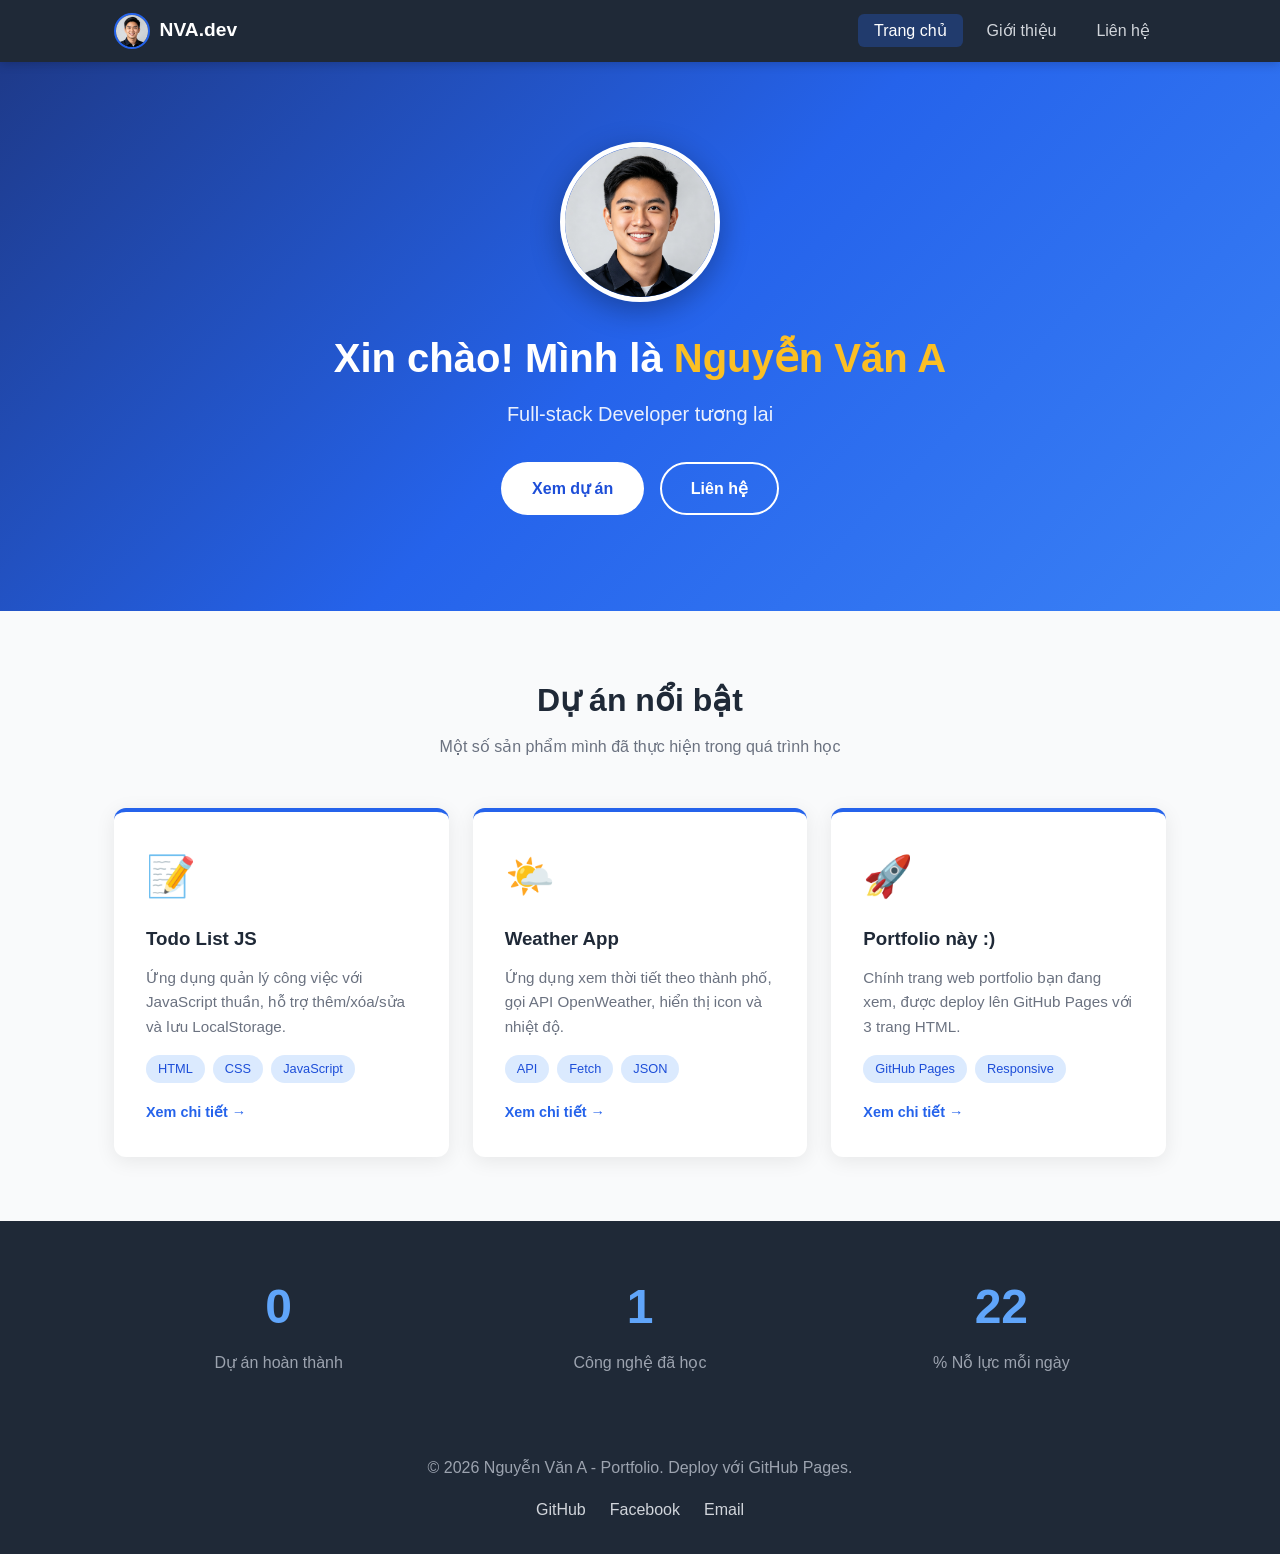
<file: index.html>
<!DOCTYPE html>
<html lang="vi">
<head>
    <meta charset="UTF-8">
    <meta name="viewport" content="width=device-width, initial-scale=1.0">
    <title>Nguyễn Văn A - Portfolio</title>
    <link rel="stylesheet" href="css/style.css">
    <link rel="icon" type="image/jpeg" href="images/avatar.jpg">
</head>
<body>
    <!-- Thanh điều hướng -->
    <nav class="navbar">
        <div class="nav-container">
            <a href="index.html" class="logo">
                <img src="images/avatar.jpg" alt="Logo" class="logo-img">
                <span>NVA.dev</span>
            </a>
            <ul class="nav-menu">
                <li><a href="index.html" class="active">Trang chủ</a></li>
                <li><a href="about.html">Giới thiệu</a></li>
                <li><a href="contact.html">Liên hệ</a></li>
            </ul>
            <button class="nav-toggle" id="navToggle" aria-label="Menu">
                <span></span><span></span><span></span>
            </button>
        </div>
    </nav>

    <!-- Phần đầu (Hero) -->
    <header class="hero">
        <div class="hero-content">
            <img src="images/avatar.jpg" alt="Ảnh chân dung Nguyễn Văn A" class="avatar">
            <h1>Xin chào! Mình là <span class="highlight">Nguyễn Văn A</span></h1>
            <p class="tagline">Full-stack Developer tương lai</p>
            <div class="hero-buttons">
                <a href="#projects" class="btn btn-primary">Xem dự án</a>
                <a href="contact.html" class="btn btn-outline">Liên hệ</a>
            </div>
        </div>
    </header>

    <!-- Dự án nổi bật -->
    <section id="projects" class="section">
        <div class="container">
            <h2 class="section-title">Dự án nổi bật</h2>
            <p class="section-subtitle">Một số sản phẩm mình đã thực hiện trong quá trình học</p>
            <div class="projects-grid">
                <div class="project-card">
                    <div class="project-icon">📝</div>
                    <h3>Todo List JS</h3>
                    <p>Ứng dụng quản lý công việc với JavaScript thuần, hỗ trợ thêm/xóa/sửa và lưu LocalStorage.</p>
                    <div class="project-tags">
                        <span>HTML</span><span>CSS</span><span>JavaScript</span>
                    </div>
                    <a href="#" class="project-link">Xem chi tiết →</a>
                </div>
                <div class="project-card">
                    <div class="project-icon">🌤️</div>
                    <h3>Weather App</h3>
                    <p>Ứng dụng xem thời tiết theo thành phố, gọi API OpenWeather, hiển thị icon và nhiệt độ.</p>
                    <div class="project-tags">
                        <span>API</span><span>Fetch</span><span>JSON</span>
                    </div>
                    <a href="#" class="project-link">Xem chi tiết →</a>
                </div>
                <div class="project-card">
                    <div class="project-icon">🚀</div>
                    <h3>Portfolio này :)</h3>
                    <p>Chính trang web portfolio bạn đang xem, được deploy lên GitHub Pages với 3 trang HTML.</p>
                    <div class="project-tags">
                        <span>GitHub Pages</span><span>Responsive</span>
                    </div>
                    <a href="#" class="project-link">Xem chi tiết →</a>
                </div>
            </div>
        </div>
    </section>

    <!-- Thống kê -->
    <section class="stats">
        <div class="container stats-grid">
            <div class="stat-item">
                <h3 class="stat-number" data-target="3">0</h3>
                <p>Dự án hoàn thành</p>
            </div>
            <div class="stat-item">
                <h3 class="stat-number" data-target="5">0</h3>
                <p>Công nghệ đã học</p>
            </div>
            <div class="stat-item">
                <h3 class="stat-number" data-target="100">0</h3>
                <p>% Nỗ lực mỗi ngày</p>
            </div>
        </div>
    </section>

    <!-- Chân trang -->
    <footer class="footer">
        <div class="container">
            <p>© 2026 Nguyễn Văn A - Portfolio. Deploy với GitHub Pages.</p>
            <div class="social-links">
                <a href="https://github.com/" target="_blank" rel="noopener">GitHub</a>
                <a href="https://facebook.com/" target="_blank" rel="noopener">Facebook</a>
                <a href="mailto:nguyenvana@example.com">Email</a>
            </div>
        </div>
    </footer>

    <script src="js/script.js"></script>
</body>
</html>
</file>
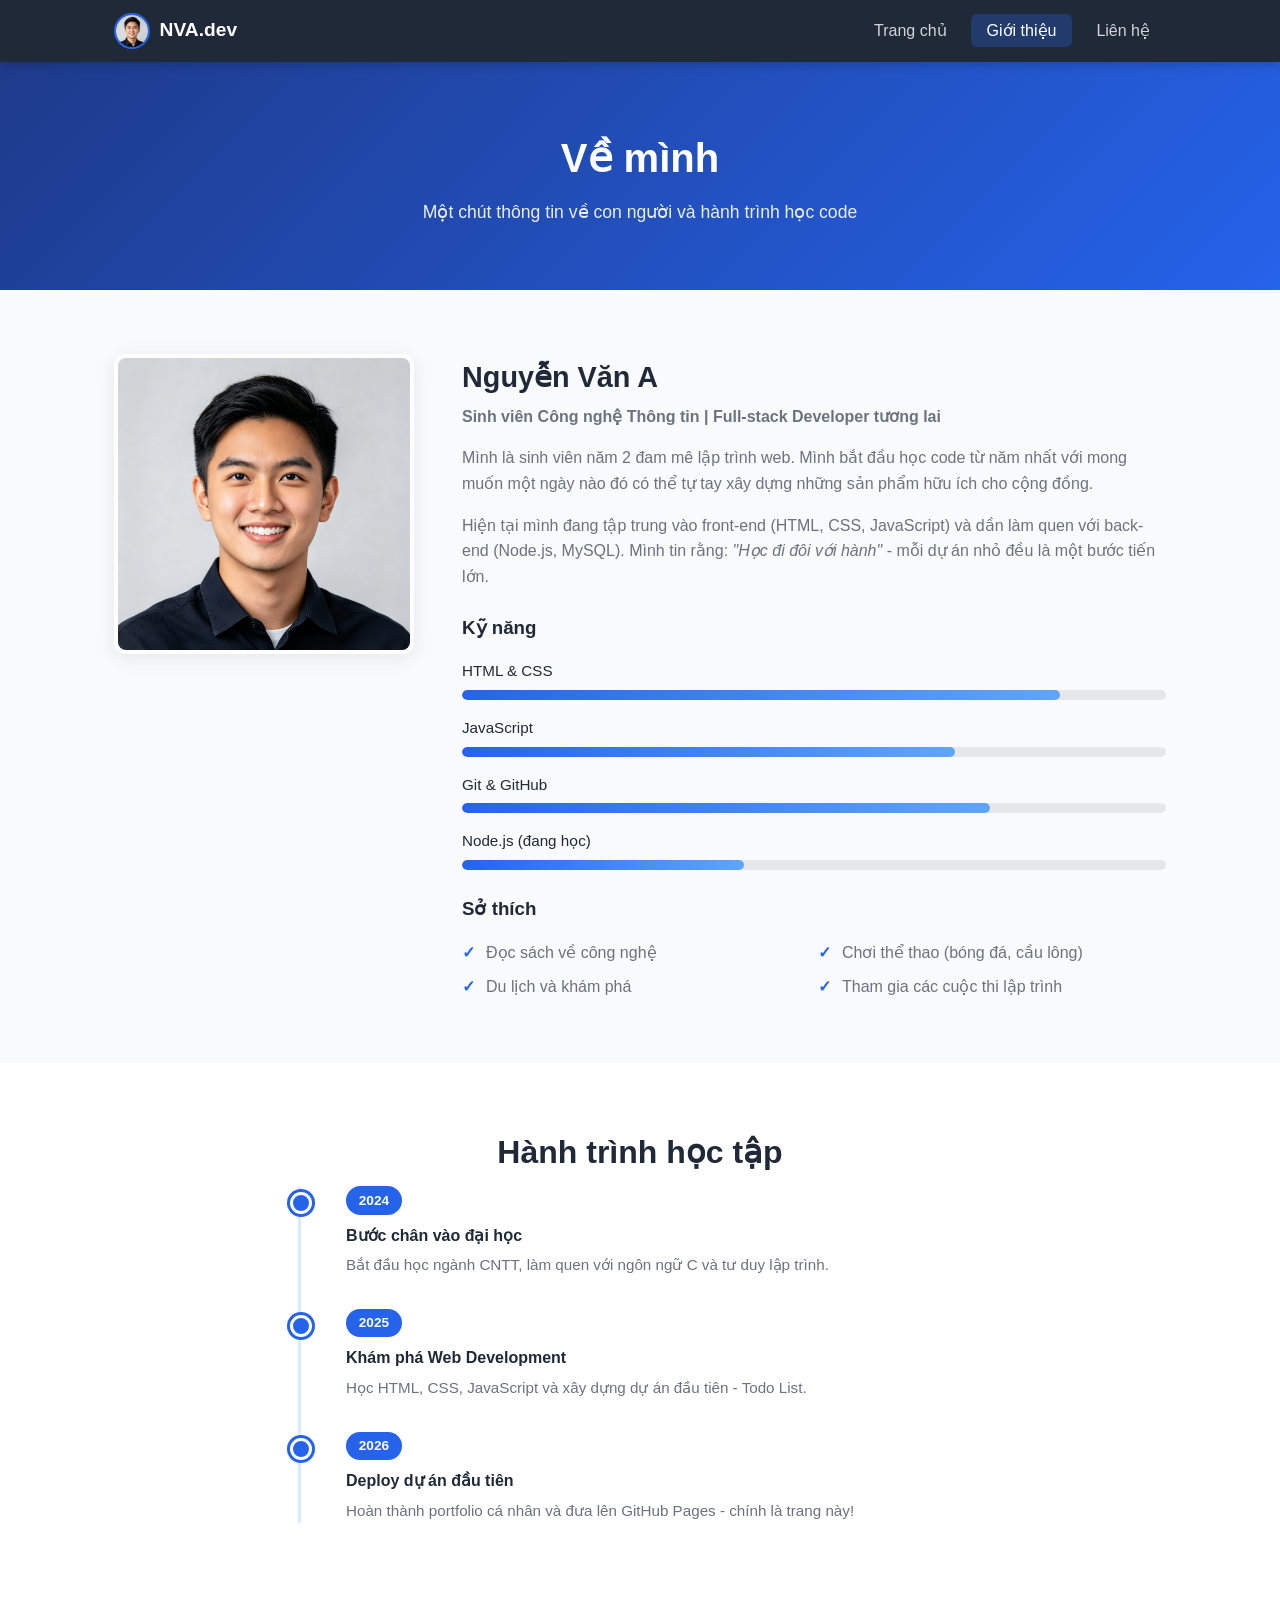
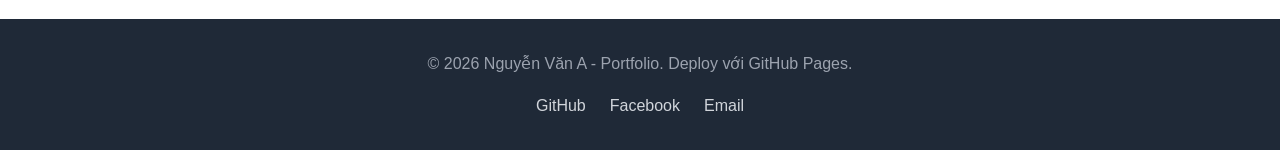
<file: about.html>
<!DOCTYPE html>
<html lang="vi">
<head>
    <meta charset="UTF-8">
    <meta name="viewport" content="width=device-width, initial-scale=1.0">
    <title>Giới thiệu - Nguyễn Văn A</title>
    <link rel="stylesheet" href="css/style.css">
    <link rel="icon" type="image/jpeg" href="images/avatar.jpg">
</head>
<body>
    <!-- Thanh điều hướng -->
    <nav class="navbar">
        <div class="nav-container">
            <a href="index.html" class="logo">
                <img src="images/avatar.jpg" alt="Logo" class="logo-img">
                <span>NVA.dev</span>
            </a>
            <ul class="nav-menu">
                <li><a href="index.html">Trang chủ</a></li>
                <li><a href="about.html" class="active">Giới thiệu</a></li>
                <li><a href="contact.html">Liên hệ</a></li>
            </ul>
            <button class="nav-toggle" id="navToggle" aria-label="Menu">
                <span></span><span></span><span></span>
            </button>
        </div>
    </nav>

    <!-- Tiêu đề trang -->
    <header class="page-header">
        <div class="container">
            <h1>Về mình</h1>
            <p> Một chút thông tin về con người và hành trình học code</p>
        </div>
    </header>

    <!-- Nội dung giới thiệu -->
    <section class="section">
        <div class="container about-grid">
            <div class="about-image">
                <img src="images/avatar.jpg" alt="Ảnh chân dung Nguyễn Văn A" class="about-avatar">
            </div>
            <div class="about-content">
                <h2>Nguyễn Văn A</h2>
                <p class="about-role">Sinh viên Công nghệ Thông tin | Full-stack Developer tương lai</p>
                <p>Mình là sinh viên năm 2 đam mê lập trình web. Mình bắt đầu học code từ năm nhất với
                mong muốn một ngày nào đó có thể tự tay xây dựng những sản phẩm hữu ích cho cộng đồng.</p>
                <p>Hiện tại mình đang tập trung vào front-end (HTML, CSS, JavaScript) và dần làm quen với
                back-end (Node.js, MySQL). Mình tin rằng: <em>"Học đi đôi với hành"</em> - mỗi dự án nhỏ
                đều là một bước tiến lớn.</p>

                <h3>Kỹ năng</h3>
                <div class="skills">
                    <div class="skill">
                        <span class="skill-name">HTML & CSS</span>
                        <div class="skill-bar"><div class="skill-progress" style="width:85%"></div></div>
                    </div>
                    <div class="skill">
                        <span class="skill-name">JavaScript</span>
                        <div class="skill-bar"><div class="skill-progress" style="width:70%"></div></div>
                    </div>
                    <div class="skill">
                        <span class="skill-name">Git & GitHub</span>
                        <div class="skill-bar"><div class="skill-progress" style="width:75%"></div></div>
                    </div>
                    <div class="skill">
                        <span class="skill-name">Node.js (đang học)</span>
                        <div class="skill-bar"><div class="skill-progress" style="width:40%"></div></div>
                    </div>
                </div>

                <h3>Sở thích</h3>
                <ul class="hobbies">
                    <li>Đọc sách về công nghệ</li>
                    <li>Chơi thể thao (bóng đá, cầu lông)</li>
                    <li>Du lịch và khám phá</li>
                    <li>Tham gia các cuộc thi lập trình</li>
                </ul>
            </div>
        </div>
    </section>

    <!-- Hành trình -->
    <section class="section section-alt">
        <div class="container">
            <h2 class="section-title">Hành trình học tập</h2>
            <div class="timeline">
                <div class="timeline-item">
                    <div class="timeline-year">2024</div>
                    <div class="timeline-content">
                        <h4>Bước chân vào đại học</h4>
                        <p>Bắt đầu học ngành CNTT, làm quen với ngôn ngữ C và tư duy lập trình.</p>
                    </div>
                </div>
                <div class="timeline-item">
                    <div class="timeline-year">2025</div>
                    <div class="timeline-content">
                        <h4>Khám phá Web Development</h4>
                        <p>Học HTML, CSS, JavaScript và xây dựng dự án đầu tiên - Todo List.</p>
                    </div>
                </div>
                <div class="timeline-item">
                    <div class="timeline-year">2026</div>
                    <div class="timeline-content">
                        <h4>Deploy dự án đầu tiên</h4>
                        <p>Hoàn thành portfolio cá nhân và đưa lên GitHub Pages - chính là trang này!</p>
                    </div>
                </div>
            </div>
        </div>
    </section>

    <!-- Chân trang -->
    <footer class="footer">
        <div class="container">
            <p>© 2026 Nguyễn Văn A - Portfolio. Deploy với GitHub Pages.</p>
            <div class="social-links">
                <a href="https://github.com/" target="_blank" rel="noopener">GitHub</a>
                <a href="https://facebook.com/" target="_blank" rel="noopener">Facebook</a>
                <a href="mailto:nguyenvana@example.com">Email</a>
            </div>
        </div>
    </footer>

    <script src="js/script.js"></script>
</body>
</html>
</file>
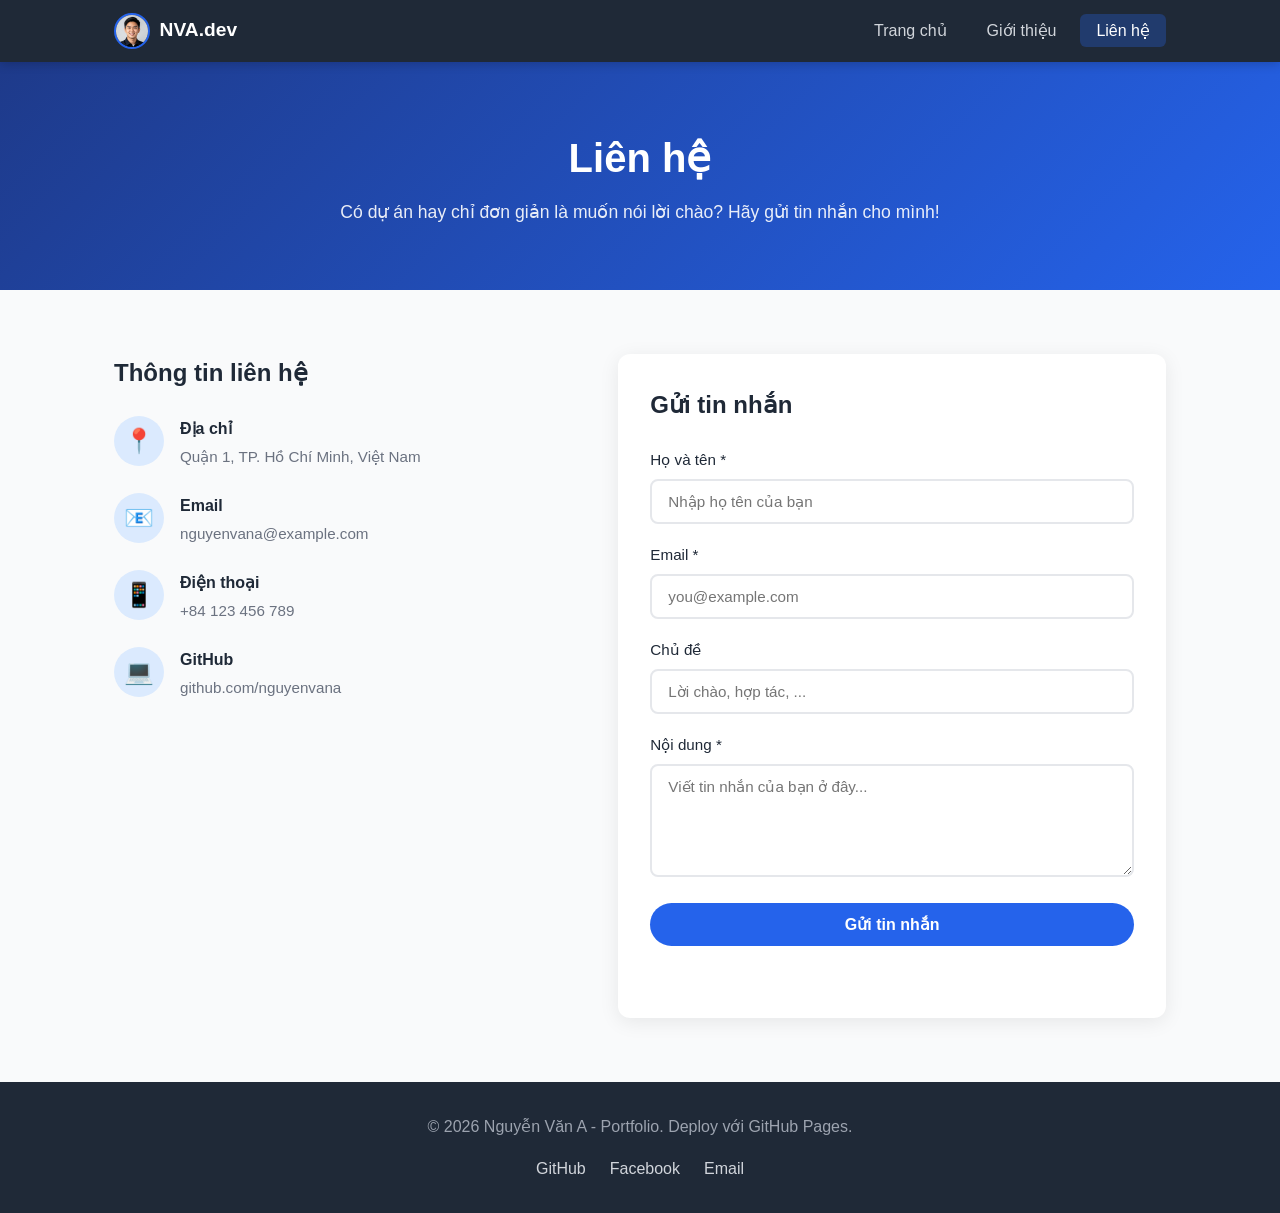
<file: contact.html>
<!DOCTYPE html>
<html lang="vi">
<head>
    <meta charset="UTF-8">
    <meta name="viewport" content="width=device-width, initial-scale=1.0">
    <title>Liên hệ - Nguyễn Văn A</title>
    <link rel="stylesheet" href="css/style.css">
    <link rel="icon" type="image/jpeg" href="images/avatar.jpg">
</head>
<body>
    <!-- Thanh điều hướng -->
    <nav class="navbar">
        <div class="nav-container">
            <a href="index.html" class="logo">
                <img src="images/avatar.jpg" alt="Logo" class="logo-img">
                <span>NVA.dev</span>
            </a>
            <ul class="nav-menu">
                <li><a href="index.html">Trang chủ</a></li>
                <li><a href="about.html">Giới thiệu</a></li>
                <li><a href="contact.html" class="active">Liên hệ</a></li>
            </ul>
            <button class="nav-toggle" id="navToggle" aria-label="Menu">
                <span></span><span></span><span></span>
            </button>
        </div>
    </nav>

    <!-- Tiêu đề trang -->
    <header class="page-header">
        <div class="container">
            <h1>Liên hệ</h1>
            <p>Có dự án hay chỉ đơn giản là muốn nói lời chào? Hãy gửi tin nhắn cho mình!</p>
        </div>
    </header>

    <!-- Form liên hệ -->
    <section class="section">
        <div class="container contact-grid">
            <div class="contact-info">
                <h2>Thông tin liên hệ</h2>
                <div class="info-item">
                    <span class="info-icon">📍</span>
                    <div>
                        <h4>Địa chỉ</h4>
                        <p>Quận 1, TP. Hồ Chí Minh, Việt Nam</p>
                    </div>
                </div>
                <div class="info-item">
                    <span class="info-icon">📧</span>
                    <div>
                        <h4>Email</h4>
                        <p>nguyenvana@example.com</p>
                    </div>
                </div>
                <div class="info-item">
                    <span class="info-icon">📱</span>
                    <div>
                        <h4>Điện thoại</h4>
                        <p>+84 123 456 789</p>
                    </div>
                </div>
                <div class="info-item">
                    <span class="info-icon">💻</span>
                    <div>
                        <h4>GitHub</h4>
                        <p>github.com/nguyenvana</p>
                    </div>
                </div>
            </div>

            <form class="contact-form" id="contactForm">
                <h2>Gửi tin nhắn</h2>
                <div class="form-group">
                    <label for="name">Họ và tên *</label>
                    <input type="text" id="name" name="name" placeholder="Nhập họ tên của bạn" required>
                </div>
                <div class="form-group">
                    <label for="email">Email *</label>
                    <input type="email" id="email" name="email" placeholder="you@example.com" required>
                </div>
                <div class="form-group">
                    <label for="subject">Chủ đề</label>
                    <input type="text" id="subject" name="subject" placeholder="Lời chào, hợp tác, ...">
                </div>
                <div class="form-group">
                    <label for="message">Nội dung *</label>
                    <textarea id="message" name="message" rows="5" placeholder="Viết tin nhắn của bạn ở đây..." required></textarea>
                </div>
                <button type="submit" class="btn btn-primary btn-full">Gửi tin nhắn</button>
                <p class="form-status" id="formStatus"></p>
            </form>
        </div>
    </section>

    <!-- Chân trang -->
    <footer class="footer">
        <div class="container">
            <p>© 2026 Nguyễn Văn A - Portfolio. Deploy với GitHub Pages.</p>
            <div class="social-links">
                <a href="https://github.com/" target="_blank" rel="noopener">GitHub</a>
                <a href="https://facebook.com/" target="_blank" rel="noopener">Facebook</a>
                <a href="mailto:nguyenvana@example.com">Email</a>
            </div>
        </div>
    </footer>

    <script src="js/script.js"></script>
</body>
</html>
</file>
<file: css/style.css>
/* ===== Reset & biến toàn cục ===== */
* {
    margin: 0;
    padding: 0;
    box-sizing: border-box;
}

:root {
    --primary: #2563eb;
    --primary-dark: #1d4ed8;
    --dark: #1f2937;
    --gray: #6b7280;
    --light: #f9fafb;
    --white: #ffffff;
    --shadow: 0 4px 20px rgba(0, 0, 0, 0.08);
    --radius: 12px;
    --transition: all 0.3s ease;
}

html {
    scroll-behavior: smooth;
}

body {
    font-family: 'Segoe UI', Tahoma, Geneva, Verdana, sans-serif;
    line-height: 1.6;
    background: var(--light);
    color: var(--dark);
}

.container {
    max-width: 1100px;
    margin: 0 auto;
    padding: 0 1.5rem;
}

a {
    text-decoration: none;
    color: inherit;
}

img {
    max-width: 100%;
    display: block;
}

/* ===== Thanh điều hướng ===== */
.navbar {
    background: var(--dark);
    position: sticky;
    top: 0;
    z-index: 100;
    box-shadow: 0 2px 10px rgba(0, 0, 0, 0.2);
}

.nav-container {
    max-width: 1100px;
    margin: 0 auto;
    padding: 0.8rem 1.5rem;
    display: flex;
    justify-content: space-between;
    align-items: center;
}

.logo {
    display: flex;
    align-items: center;
    gap: 0.6rem;
    color: var(--white);
    font-weight: 700;
    font-size: 1.2rem;
}

.logo-img {
    width: 36px;
    height: 36px;
    border-radius: 50%;
    object-fit: cover;
    border: 2px solid var(--primary);
}

.nav-menu {
    display: flex;
    list-style: none;
    gap: 0.5rem;
}

.nav-menu a {
    color: #d1d5db;
    padding: 0.5rem 1rem;
    border-radius: 6px;
    transition: var(--transition);
    font-weight: 500;
}

.nav-menu a:hover,
.nav-menu a.active {
    color: var(--white);
    background: rgba(37, 99, 235, 0.3);
}

.nav-toggle {
    display: none;
    flex-direction: column;
    gap: 5px;
    background: none;
    border: none;
    cursor: pointer;
    padding: 5px;
}

.nav-toggle span {
    width: 25px;
    height: 3px;
    background: var(--white);
    border-radius: 2px;
    transition: var(--transition);
}

/* ===== Hero (Trang chủ) ===== */
.hero {
    background: linear-gradient(135deg, #1e3a8a 0%, #2563eb 50%, #3b82f6 100%);
    color: var(--white);
    text-align: center;
    padding: 5rem 1.5rem 6rem;
}

.hero-content {
    max-width: 700px;
    margin: 0 auto;
}

.avatar {
    width: 160px;
    height: 160px;
    border-radius: 50%;
    object-fit: cover;
    border: 5px solid var(--white);
    box-shadow: 0 8px 30px rgba(0, 0, 0, 0.3);
    margin: 0 auto 1.5rem;
    animation: float 3s ease-in-out infinite;
}

@keyframes float {
    0%, 100% { transform: translateY(0); }
    50% { transform: translateY(-10px); }
}

.hero h1 {
    font-size: 2.5rem;
    margin-bottom: 0.5rem;
}

.highlight {
    color: #fbbf24;
}

.tagline {
    font-size: 1.25rem;
    opacity: 0.9;
    margin-bottom: 2rem;
}

.hero-buttons {
    display: flex;
    gap: 1rem;
    justify-content: center;
    flex-wrap: wrap;
}

/* ===== Nút bấm ===== */
.btn {
    display: inline-block;
    padding: 0.75rem 1.8rem;
    border-radius: 50px;
    font-weight: 600;
    transition: var(--transition);
    cursor: pointer;
    border: 2px solid transparent;
    font-size: 1rem;
}

.btn-primary {
    background: var(--white);
    color: var(--primary-dark);
}

.btn-primary:hover {
    transform: translateY(-3px);
    box-shadow: 0 6px 20px rgba(0, 0, 0, 0.2);
}

.btn-outline {
    border-color: var(--white);
    color: var(--white);
    background: transparent;
}

.btn-outline:hover {
    background: var(--white);
    color: var(--primary-dark);
    transform: translateY(-3px);
}

.btn-full {
    width: 100%;
    background: var(--primary);
    color: var(--white);
    border: none;
}

.btn-full:hover {
    background: var(--primary-dark);
}

/* ===== Section chung ===== */
.section {
    padding: 4rem 0;
}

.section-alt {
    background: var(--white);
}

.section-title {
    text-align: center;
    font-size: 2rem;
    margin-bottom: 0.5rem;
    color: var(--dark);
}

.section-subtitle {
    text-align: center;
    color: var(--gray);
    margin-bottom: 3rem;
}

/* ===== Dự án ===== */
.projects-grid {
    display: grid;
    grid-template-columns: repeat(auto-fit, minmax(280px, 1fr));
    gap: 1.5rem;
}

.project-card {
    background: var(--white);
    padding: 2rem;
    border-radius: var(--radius);
    box-shadow: var(--shadow);
    transition: var(--transition);
    border-top: 4px solid var(--primary);
}

.project-card:hover {
    transform: translateY(-8px);
    box-shadow: 0 12px 30px rgba(0, 0, 0, 0.15);
}

.project-icon {
    font-size: 2.5rem;
    margin-bottom: 1rem;
}

.project-card h3 {
    margin-bottom: 0.75rem;
    color: var(--dark);
}

.project-card p {
    color: var(--gray);
    margin-bottom: 1rem;
    font-size: 0.95rem;
}

.project-tags {
    display: flex;
    flex-wrap: wrap;
    gap: 0.5rem;
    margin-bottom: 1rem;
}

.project-tags span {
    background: #dbeafe;
    color: var(--primary-dark);
    padding: 0.25rem 0.75rem;
    border-radius: 50px;
    font-size: 0.8rem;
    font-weight: 500;
}

.project-link {
    color: var(--primary);
    font-weight: 600;
    font-size: 0.9rem;
}

.project-link:hover {
    text-decoration: underline;
}

/* ===== Thống kê ===== */
.stats {
    background: var(--dark);
    color: var(--white);
    padding: 3rem 0;
}

.stats-grid {
    display: grid;
    grid-template-columns: repeat(auto-fit, minmax(200px, 1fr));
    gap: 2rem;
    text-align: center;
}

.stat-number {
    font-size: 3rem;
    font-weight: 700;
    color: #60a5fa;
}

.stat-item p {
    color: #9ca3af;
    margin-top: 0.25rem;
}

/* ===== Page header (About / Contact) ===== */
.page-header {
    background: linear-gradient(135deg, #1e3a8a 0%, #2563eb 100%);
    color: var(--white);
    text-align: center;
    padding: 4rem 1.5rem;
}

.page-header h1 {
    font-size: 2.5rem;
    margin-bottom: 0.5rem;
}

.page-header p {
    opacity: 0.9;
    font-size: 1.1rem;
}

/* ===== Trang Giới thiệu ===== */
.about-grid {
    display: grid;
    grid-template-columns: 300px 1fr;
    gap: 3rem;
    align-items: start;
}

.about-avatar {
    width: 100%;
    border-radius: var(--radius);
    box-shadow: var(--shadow);
    border: 4px solid var(--white);
}

.about-content h2 {
    font-size: 1.8rem;
    margin-bottom: 0.25rem;
}

.about-role {
    color: var(--primary);
    font-weight: 600;
    margin-bottom: 1.5rem;
}

.about-content p {
    color: var(--gray);
    margin-bottom: 1rem;
}

.about-content h3 {
    margin: 1.5rem 0 1rem;
    color: var(--dark);
}

.skills {
    display: flex;
    flex-direction: column;
    gap: 1rem;
    margin-bottom: 1rem;
}

.skill-name {
    display: block;
    font-weight: 500;
    margin-bottom: 0.4rem;
    font-size: 0.95rem;
}

.skill-bar {
    background: #e5e7eb;
    border-radius: 50px;
    height: 10px;
    overflow: hidden;
}

.skill-progress {
    height: 100%;
    background: linear-gradient(90deg, var(--primary), #60a5fa);
    border-radius: 50px;
    width: 0;
    transition: width 1.5s ease;
}

.hobbies {
    list-style: none;
    display: grid;
    grid-template-columns: 1fr 1fr;
    gap: 0.5rem;
}

.hobbies li {
    padding-left: 1.5rem;
    position: relative;
    color: var(--gray);
}

.hobbies li::before {
    content: "✓";
    position: absolute;
    left: 0;
    color: var(--primary);
    font-weight: 700;
}

/* ===== Timeline ===== */
.timeline {
    max-width: 700px;
    margin: 0 auto;
    position: relative;
    padding-left: 2rem;
}

.timeline::before {
    content: "";
    position: absolute;
    left: 8px;
    top: 0;
    bottom: 0;
    width: 3px;
    background: #dbeafe;
    border-radius: 2px;
}

.timeline-item {
    position: relative;
    margin-bottom: 2rem;
    padding-left: 1.5rem;
}

.timeline-item::before {
    content: "";
    position: absolute;
    left: -2rem;
    top: 6px;
    width: 16px;
    height: 16px;
    background: var(--primary);
    border-radius: 50%;
    border: 3px solid var(--white);
    box-shadow: 0 0 0 3px var(--primary);
}

.timeline-year {
    display: inline-block;
    background: var(--primary);
    color: var(--white);
    padding: 0.2rem 0.8rem;
    border-radius: 50px;
    font-size: 0.85rem;
    font-weight: 600;
    margin-bottom: 0.5rem;
}

.timeline-content h4 {
    margin-bottom: 0.3rem;
}

.timeline-content p {
    color: var(--gray);
    font-size: 0.95rem;
}

/* ===== Trang Liên hệ ===== */
.contact-grid {
    display: grid;
    grid-template-columns: 1fr 1.2fr;
    gap: 3rem;
    align-items: start;
}

.contact-info h2,
.contact-form h2 {
    margin-bottom: 1.5rem;
    font-size: 1.5rem;
}

.info-item {
    display: flex;
    gap: 1rem;
    margin-bottom: 1.5rem;
    align-items: flex-start;
}

.info-icon {
    font-size: 1.5rem;
    background: #dbeafe;
    width: 50px;
    height: 50px;
    border-radius: 50%;
    display: flex;
    align-items: center;
    justify-content: center;
    flex-shrink: 0;
}

.info-item h4 {
    margin-bottom: 0.2rem;
}

.info-item p {
    color: var(--gray);
    font-size: 0.95rem;
}

.contact-form {
    background: var(--white);
    padding: 2rem;
    border-radius: var(--radius);
    box-shadow: var(--shadow);
}

.form-group {
    margin-bottom: 1.2rem;
}

.form-group label {
    display: block;
    font-weight: 500;
    margin-bottom: 0.4rem;
    font-size: 0.95rem;
}

.form-group input,
.form-group textarea {
    width: 100%;
    padding: 0.75rem 1rem;
    border: 2px solid #e5e7eb;
    border-radius: 8px;
    font-family: inherit;
    font-size: 0.95rem;
    transition: var(--transition);
}

.form-group input:focus,
.form-group textarea:focus {
    outline: none;
    border-color: var(--primary);
    box-shadow: 0 0 0 3px rgba(37, 99, 235, 0.15);
}

.form-status {
    margin-top: 1rem;
    text-align: center;
    font-weight: 500;
    min-height: 1.5rem;
}

.form-status.success {
    color: #059669;
}

.form-status.error {
    color: #dc2626;
}

/* ===== Chân trang ===== */
.footer {
    background: var(--dark);
    color: #9ca3af;
    text-align: center;
    padding: 2rem 1.5rem;
}

.footer p {
    margin-bottom: 1rem;
}

.social-links {
    display: flex;
    gap: 1.5rem;
    justify-content: center;
}

.social-links a {
    color: #d1d5db;
    transition: var(--transition);
    font-weight: 500;
}

.social-links a:hover {
    color: #60a5fa;
}

/* ===== Responsive ===== */
@media (max-width: 768px) {
    .nav-toggle {
        display: flex;
    }

    .nav-menu {
        display: none;
        position: absolute;
        top: 100%;
        left: 0;
        right: 0;
        background: var(--dark);
        flex-direction: column;
        padding: 1rem;
        gap: 0.5rem;
    }

    .nav-menu.open {
        display: flex;
    }

    .hero h1,
    .page-header h1 {
        font-size: 1.8rem;
    }

    .about-grid,
    .contact-grid {
        grid-template-columns: 1fr;
    }

    .about-image {
        max-width: 250px;
        margin: 0 auto;
    }

    .hobbies {
        grid-template-columns: 1fr;
    }
}
</file>
